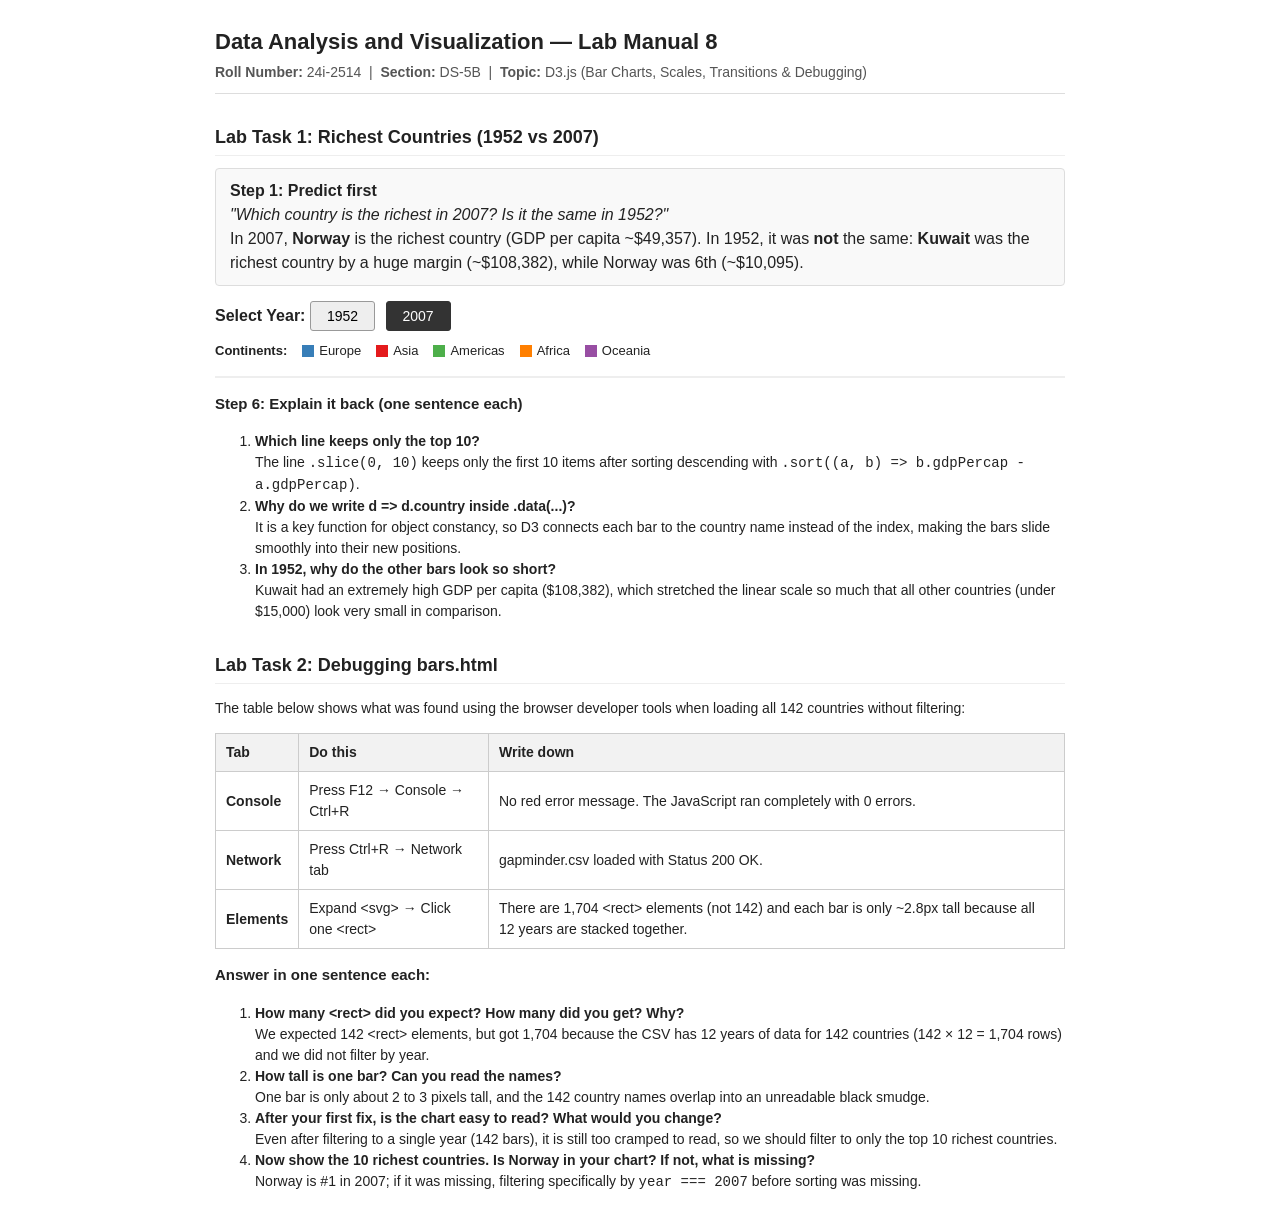
<file: 24I-2514/LAB8/index.html>
<!DOCTYPE html>
<html lang="en">
<head>
  <meta charset="UTF-8">
  <title>Lab 8 - D3.js - 24i-2514</title>
  <!-- D3.js v7 -->
  <script src="https://d3js.org/d3.v7.min.js"></script>
  <style>
    body {
      font-family: Arial, sans-serif;
      max-width: 850px;
      margin: 25px auto;
      padding: 0 15px;
      color: #222;
      line-height: 1.5;
    }

    h1 {
      font-size: 22px;
      margin-bottom: 4px;
    }

    .meta {
      font-size: 14px;
      color: #555;
      margin-bottom: 25px;
      padding-bottom: 10px;
      border-bottom: 1px solid #ddd;
    }

    h2 {
      font-size: 18px;
      margin-top: 30px;
      margin-bottom: 10px;
      padding-bottom: 4px;
      border-bottom: 1px solid #eee;
    }

    h3 {
      font-size: 15px;
      margin-top: 15px;
      margin-bottom: 8px;
    }

    p, li {
      font-size: 14px;
    }

    .box {
      background: #f9f9f9;
      border: 1px solid #ddd;
      padding: 10px 14px;
      margin: 12px 0;
      border-radius: 4px;
    }

    /* Controls */
    .controls {
      margin: 15px 0 10px 0;
    }

    button {
      padding: 6px 16px;
      font-size: 14px;
      cursor: pointer;
      border: 1px solid #999;
      background: #eee;
      border-radius: 3px;
      margin-right: 6px;
    }

    button.active {
      background: #333;
      color: #fff;
      border-color: #333;
    }

    /* Legend */
    .legend {
      display: flex;
      gap: 15px;
      font-size: 13px;
      margin: 10px 0;
      align-items: center;
    }

    .legend-item {
      display: flex;
      align-items: center;
      gap: 5px;
    }

    .legend-color {
      width: 12px;
      height: 12px;
      display: inline-block;
    }

    /* Chart */
    #chart {
      margin: 15px 0;
      border: 1px solid #eee;
      background: #fff;
    }

    .axis text {
      font-size: 12px;
      font-family: Arial, sans-serif;
    }

    /* Tooltip */
    #tooltip {
      position: absolute;
      display: none;
      background: #fff;
      border: 1px solid #333;
      padding: 6px 10px;
      font-size: 13px;
      pointer-events: none;
      box-shadow: 2px 2px 5px rgba(0,0,0,0.2);
    }

    /* Table */
    table {
      width: 100%;
      border-collapse: collapse;
      margin: 12px 0;
      font-size: 14px;
    }

    th, td {
      border: 1px solid #ccc;
      padding: 8px 10px;
      text-align: left;
    }

    th {
      background: #f2f2f2;
    }
  </style>
</head>
<body>

  <h1>Data Analysis and Visualization &mdash; Lab Manual 8</h1>
  <div class="meta">
    <strong>Roll Number:</strong> 24i-2514 &nbsp;|&nbsp;
    <strong>Section:</strong> DS-5B &nbsp;|&nbsp;
    <strong>Topic:</strong> D3.js (Bar Charts, Scales, Transitions & Debugging)
  </div>

  <!-- LAB TASK 1 -->
  <h2>Lab Task 1: Richest Countries (1952 vs 2007)</h2>

  <!-- Step 1 -->
  <div class="box">
    <strong>Step 1: Predict first</strong><br>
    <em>"Which country is the richest in 2007? Is it the same in 1952?"</em><br>
    In 2007, <strong>Norway</strong> is the richest country (GDP per capita ~$49,357). In 1952, it was <strong>not</strong> the same: <strong>Kuwait</strong> was the richest country by a huge margin (~$108,382), while Norway was 6th (~$10,095).
  </div>

  <!-- Step 5 Buttons -->
  <div class="controls">
    <strong>Select Year:</strong>
    <button id="btn-1952" onclick="switchYear(1952)">1952</button>
    <button id="btn-2007" class="active" onclick="switchYear(2007)">2007</button>
  </div>

  <!-- Step 3 Legend -->
  <div class="legend">
    <strong>Continents:</strong>
    <span class="legend-item"><span class="legend-color" style="background: #377eb8;"></span> Europe</span>
    <span class="legend-item"><span class="legend-color" style="background: #e41a1c;"></span> Asia</span>
    <span class="legend-item"><span class="legend-color" style="background: #4daf4a;"></span> Americas</span>
    <span class="legend-item"><span class="legend-color" style="background: #ff7f00;"></span> Africa</span>
    <span class="legend-item"><span class="legend-color" style="background: #984ea3;"></span> Oceania</span>
  </div>

  <!-- Chart & Tooltip -->
  <div id="chart"></div>
  <div id="tooltip"></div>

  <!-- Step 6 -->
  <h3>Step 6: Explain it back (one sentence each)</h3>
  <ol>
    <li>
      <strong>Which line keeps only the top 10?</strong><br>
      The line <code>.slice(0, 10)</code> keeps only the first 10 items after sorting descending with <code>.sort((a, b) => b.gdpPercap - a.gdpPercap)</code>.
    </li>
    <li>
      <strong>Why do we write d => d.country inside .data(...)?</strong><br>
      It is a key function for object constancy, so D3 connects each bar to the country name instead of the index, making the bars slide smoothly into their new positions.
    </li>
    <li>
      <strong>In 1952, why do the other bars look so short?</strong><br>
      Kuwait had an extremely high GDP per capita ($108,382), which stretched the linear scale so much that all other countries (under $15,000) look very small in comparison.
    </li>
  </ol>

  <!-- LAB TASK 2 -->
  <h2>Lab Task 2: Debugging bars.html</h2>
  <p>The table below shows what was found using the browser developer tools when loading all 142 countries without filtering:</p>

  <table>
    <thead>
      <tr>
        <th>Tab</th>
        <th>Do this</th>
        <th>Write down</th>
      </tr>
    </thead>
    <tbody>
      <tr>
        <td><strong>Console</strong></td>
        <td>Press F12 &rarr; Console &rarr; Ctrl+R</td>
        <td>No red error message. The JavaScript ran completely with 0 errors.</td>
      </tr>
      <tr>
        <td><strong>Network</strong></td>
        <td>Press Ctrl+R &rarr; Network tab</td>
        <td>gapminder.csv loaded with Status 200 OK.</td>
      </tr>
      <tr>
        <td><strong>Elements</strong></td>
        <td>Expand &lt;svg&gt; &rarr; Click one &lt;rect&gt;</td>
        <td>There are 1,704 &lt;rect&gt; elements (not 142) and each bar is only ~2.8px tall because all 12 years are stacked together.</td>
      </tr>
    </tbody>
  </table>

  <h3>Answer in one sentence each:</h3>
  <ol>
    <li>
      <strong>How many &lt;rect&gt; did you expect? How many did you get? Why?</strong><br>
      We expected 142 &lt;rect&gt; elements, but got 1,704 because the CSV has 12 years of data for 142 countries (142 &times; 12 = 1,704 rows) and we did not filter by year.
    </li>
    <li>
      <strong>How tall is one bar? Can you read the names?</strong><br>
      One bar is only about 2 to 3 pixels tall, and the 142 country names overlap into an unreadable black smudge.
    </li>
    <li>
      <strong>After your first fix, is the chart easy to read? What would you change?</strong><br>
      Even after filtering to a single year (142 bars), it is still too cramped to read, so we should filter to only the top 10 richest countries.
    </li>
    <li>
      <strong>Now show the 10 richest countries. Is Norway in your chart? If not, what is missing?</strong><br>
      Norway is #1 in 2007; if it was missing, filtering specifically by <code>year === 2007</code> before sorting was missing.
    </li>
  </ol>

  <!-- D3 SCRIPT -->
  <script>
    // 1. Chart Dimensions
    const margin = { top: 20, right: 60, bottom: 40, left: 110 };
    const width = 750 - margin.left - margin.right;
    const height = 400 - margin.top - margin.bottom;

    const svg = d3.select("#chart")
      .append("svg")
      .attr("width", width + margin.left + margin.right)
      .attr("height", height + margin.top + margin.bottom)
      .append("g")
      .attr("transform", `translate(${margin.left},${margin.top})`);

    // 2. Axes Groups
    const xAxisGroup = svg.append("g")
      .attr("transform", `translate(0, ${height})`);
    const yAxisGroup = svg.append("g");

    // X Axis Label
    svg.append("text")
      .attr("x", width / 2)
      .attr("y", height + 35)
      .attr("text-anchor", "middle")
      .attr("font-size", "12px")
      .text("GDP Per Capita (USD)");

    // 3. Scales
    const xScale = d3.scaleLinear().range([0, width]);
    const yScale = d3.scaleBand().range([0, height]).padding(0.25);

    // Continent Colors (Europe, Asia, Americas, Africa, Oceania)
    const colorScale = d3.scaleOrdinal()
      .domain(["Europe", "Asia", "Americas", "Africa", "Oceania"])
      .range(["#377eb8", "#e41a1c", "#4daf4a", "#ff7f00", "#984ea3"]);

    const tooltip = d3.select("#tooltip");
    let fullData = [];

    // 4. Update function for a given year
    function update(year) {
      // Toggle button active class
      d3.select("#btn-1952").classed("active", year === 1952);
      d3.select("#btn-2007").classed("active", year === 2007);

      // Filter by year, sort descending, keep top 10
      const data = fullData
        .filter(d => d.year === year)
        .sort((a, b) => b.gdpPercap - a.gdpPercap)
        .slice(0, 10);

      // Update scales
      xScale.domain([0, d3.max(data, d => d.gdpPercap) * 1.05]);
      yScale.domain(data.map(d => d.country));

      const t = d3.transition().duration(1000);

      // Update Axes
      xAxisGroup.transition(t).call(d3.axisBottom(xScale).ticks(6).tickFormat(d => "$" + d3.format(",.0f")(d)));
      yAxisGroup.transition(t).call(d3.axisLeft(yScale));

      // Data join with key function for object constancy
      const bars = svg.selectAll("rect.bar")
        .data(data, d => d.country);

      // EXIT
      bars.exit()
        .transition(t)
        .attr("width", 0)
        .remove();

      // ENTER
      const barsEnter = bars.enter()
        .append("rect")
        .attr("class", "bar")
        .attr("x", 0)
        .attr("y", d => yScale(d.country))
        .attr("height", yScale.bandwidth())
        .attr("width", 0)
        .attr("fill", d => colorScale(d.continent));

      // UPDATE + ENTER
      barsEnter.merge(bars)
        .transition(t)
        .attr("y", d => yScale(d.country))
        .attr("height", yScale.bandwidth())
        .attr("width", d => xScale(d.gdpPercap))
        .attr("fill", d => colorScale(d.continent));

      // Tooltip Hover
      svg.selectAll("rect.bar")
        .on("mouseover", function(event, d) {
          tooltip.style("display", "block")
            .html(`<strong>${d.country}</strong> (${d.continent})<br>Income: $${d3.format(",.0f")(d.gdpPercap)}`);
        })
        .on("mousemove", function(event) {
          tooltip.style("left", (event.pageX + 12) + "px")
                 .style("top", (event.pageY - 10) + "px");
        })
        .on("mouseout", function() {
          tooltip.style("display", "none");
        });

      // Bar Value Labels
      const labels = svg.selectAll("text.label")
        .data(data, d => d.country);

      labels.exit()
        .transition(t)
        .attr("x", 0)
        .remove();

      const labelsEnter = labels.enter()
        .append("text")
        .attr("class", "label")
        .attr("x", 0)
        .attr("y", d => yScale(d.country) + yScale.bandwidth() / 2 + 4)
        .attr("font-size", "11px");

      labelsEnter.merge(labels)
        .transition(t)
        .attr("x", d => xScale(d.gdpPercap) + 5)
        .attr("y", d => yScale(d.country) + yScale.bandwidth() / 2 + 4)
        .text(d => "$" + d3.format(",.0f")(d.gdpPercap));
    }

    function switchYear(year) {
      update(year);
    }

    // 5. Load Data (tries dataset/gapminder.csv first, then gapminder.csv)
    d3.csv("dataset/gapminder.csv", d3.autoType)
      .catch(() => d3.csv("gapminder.csv", d3.autoType))
      .then(data => {
        fullData = data;
        update(2007); // Default to 2007
      })
      .catch(err => {
        console.error("Error loading CSV:", err);
      });
  </script>
</body>
</html>
</file>
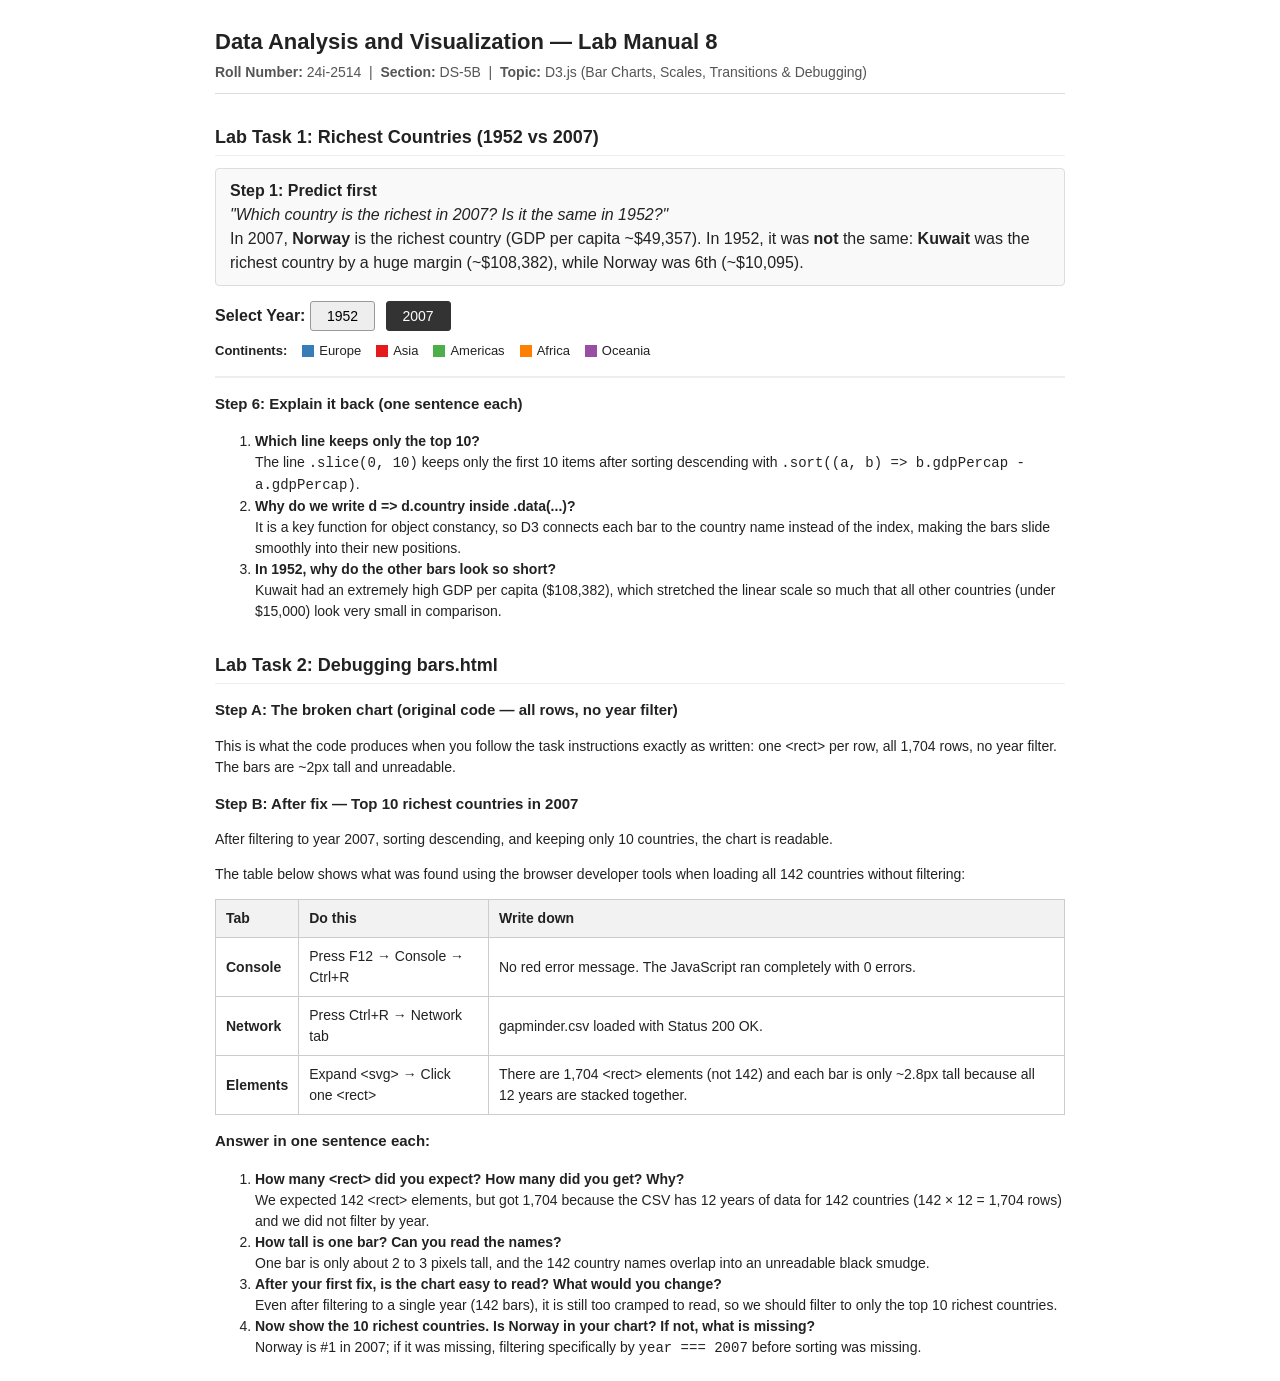
<file: 24I-2514/LAB8/24I2514_DS5B_L8.html>
<!DOCTYPE html>
<html lang="en">
<head>
  <meta charset="UTF-8">
  <title>Lab 8 - D3.js - 24i-2514</title>
  <!-- D3.js v7 -->
  <script src="https://d3js.org/d3.v7.min.js"></script>
  <style>
    body {
      font-family: Arial, sans-serif;
      max-width: 850px;
      margin: 25px auto;
      padding: 0 15px;
      color: #222;
      line-height: 1.5;
    }

    h1 {
      font-size: 22px;
      margin-bottom: 4px;
    }

    .meta {
      font-size: 14px;
      color: #555;
      margin-bottom: 25px;
      padding-bottom: 10px;
      border-bottom: 1px solid #ddd;
    }

    h2 {
      font-size: 18px;
      margin-top: 30px;
      margin-bottom: 10px;
      padding-bottom: 4px;
      border-bottom: 1px solid #eee;
    }

    h3 {
      font-size: 15px;
      margin-top: 15px;
      margin-bottom: 8px;
    }

    p, li {
      font-size: 14px;
    }

    .box {
      background: #f9f9f9;
      border: 1px solid #ddd;
      padding: 10px 14px;
      margin: 12px 0;
      border-radius: 4px;
    }

    /* Controls */
    .controls {
      margin: 15px 0 10px 0;
    }

    button {
      padding: 6px 16px;
      font-size: 14px;
      cursor: pointer;
      border: 1px solid #999;
      background: #eee;
      border-radius: 3px;
      margin-right: 6px;
    }

    button.active {
      background: #333;
      color: #fff;
      border-color: #333;
    }

    /* Legend */
    .legend {
      display: flex;
      gap: 15px;
      font-size: 13px;
      margin: 10px 0;
      align-items: center;
    }

    .legend-item {
      display: flex;
      align-items: center;
      gap: 5px;
    }

    .legend-color {
      width: 12px;
      height: 12px;
      display: inline-block;
    }

    /* Chart */
    #chart {
      margin: 15px 0;
      border: 1px solid #eee;
      background: #fff;
    }

    .axis text {
      font-size: 12px;
      font-family: Arial, sans-serif;
    }

    /* Tooltip */
    #tooltip {
      position: absolute;
      display: none;
      background: #fff;
      border: 1px solid #333;
      padding: 6px 10px;
      font-size: 13px;
      pointer-events: none;
      box-shadow: 2px 2px 5px rgba(0,0,0,0.2);
    }

    /* Table */
    table {
      width: 100%;
      border-collapse: collapse;
      margin: 12px 0;
      font-size: 14px;
    }

    th, td {
      border: 1px solid #ccc;
      padding: 8px 10px;
      text-align: left;
    }

    th {
      background: #f2f2f2;
    }
  </style>
</head>
<body>

  <h1>Data Analysis and Visualization &mdash; Lab Manual 8</h1>
  <div class="meta">
    <strong>Roll Number:</strong> 24i-2514 &nbsp;|&nbsp;
    <strong>Section:</strong> DS-5B &nbsp;|&nbsp;
    <strong>Topic:</strong> D3.js (Bar Charts, Scales, Transitions & Debugging)
  </div>

  <!-- LAB TASK 1 -->
  <h2>Lab Task 1: Richest Countries (1952 vs 2007)</h2>

  <!-- Step 1 -->
  <div class="box">
    <strong>Step 1: Predict first</strong><br>
    <em>"Which country is the richest in 2007? Is it the same in 1952?"</em><br>
    In 2007, <strong>Norway</strong> is the richest country (GDP per capita ~$49,357). In 1952, it was <strong>not</strong> the same: <strong>Kuwait</strong> was the richest country by a huge margin (~$108,382), while Norway was 6th (~$10,095).
  </div>

  <!-- Step 5 Buttons -->
  <div class="controls">
    <strong>Select Year:</strong>
    <button id="btn-1952" onclick="switchYear(1952)">1952</button>
    <button id="btn-2007" class="active" onclick="switchYear(2007)">2007</button>
  </div>

  <!-- Step 3 Legend -->
  <div class="legend">
    <strong>Continents:</strong>
    <span class="legend-item"><span class="legend-color" style="background: #377eb8;"></span> Europe</span>
    <span class="legend-item"><span class="legend-color" style="background: #e41a1c;"></span> Asia</span>
    <span class="legend-item"><span class="legend-color" style="background: #4daf4a;"></span> Americas</span>
    <span class="legend-item"><span class="legend-color" style="background: #ff7f00;"></span> Africa</span>
    <span class="legend-item"><span class="legend-color" style="background: #984ea3;"></span> Oceania</span>
  </div>

  <!-- Chart & Tooltip -->
  <div id="chart"></div>
  <div id="tooltip"></div>

  <!-- Step 6 -->
  <h3>Step 6: Explain it back (one sentence each)</h3>
  <ol>
    <li>
      <strong>Which line keeps only the top 10?</strong><br>
      The line <code>.slice(0, 10)</code> keeps only the first 10 items after sorting descending with <code>.sort((a, b) => b.gdpPercap - a.gdpPercap)</code>.
    </li>
    <li>
      <strong>Why do we write d => d.country inside .data(...)?</strong><br>
      It is a key function for object constancy, so D3 connects each bar to the country name instead of the index, making the bars slide smoothly into their new positions.
    </li>
    <li>
      <strong>In 1952, why do the other bars look so short?</strong><br>
      Kuwait had an extremely high GDP per capita ($108,382), which stretched the linear scale so much that all other countries (under $15,000) look very small in comparison.
    </li>
  </ol>

  <!-- LAB TASK 2 -->
  <h2>Lab Task 2: Debugging bars.html</h2>

  <h3>Step A: The broken chart (original code — all rows, no year filter)</h3>
  <p>This is what the code produces when you follow the task instructions exactly as written: one &lt;rect&gt; per row, all 1,704 rows, no year filter. The bars are ~2px tall and unreadable.</p>
  <div id="chart-broken"></div>

  <h3>Step B: After fix — Top 10 richest countries in 2007</h3>
  <p>After filtering to year 2007, sorting descending, and keeping only 10 countries, the chart is readable.</p>
  <div id="chart-fixed"></div>

  <p>The table below shows what was found using the browser developer tools when loading all 142 countries without filtering:</p>

  <table>
    <thead>
      <tr>
        <th>Tab</th>
        <th>Do this</th>
        <th>Write down</th>
      </tr>
    </thead>
    <tbody>
      <tr>
        <td><strong>Console</strong></td>
        <td>Press F12 &rarr; Console &rarr; Ctrl+R</td>
        <td>No red error message. The JavaScript ran completely with 0 errors.</td>
      </tr>
      <tr>
        <td><strong>Network</strong></td>
        <td>Press Ctrl+R &rarr; Network tab</td>
        <td>gapminder.csv loaded with Status 200 OK.</td>
      </tr>
      <tr>
        <td><strong>Elements</strong></td>
        <td>Expand &lt;svg&gt; &rarr; Click one &lt;rect&gt;</td>
        <td>There are 1,704 &lt;rect&gt; elements (not 142) and each bar is only ~2.8px tall because all 12 years are stacked together.</td>
      </tr>
    </tbody>
  </table>

  <h3>Answer in one sentence each:</h3>
  <ol>
    <li>
      <strong>How many &lt;rect&gt; did you expect? How many did you get? Why?</strong><br>
      We expected 142 &lt;rect&gt; elements, but got 1,704 because the CSV has 12 years of data for 142 countries (142 &times; 12 = 1,704 rows) and we did not filter by year.
    </li>
    <li>
      <strong>How tall is one bar? Can you read the names?</strong><br>
      One bar is only about 2 to 3 pixels tall, and the 142 country names overlap into an unreadable black smudge.
    </li>
    <li>
      <strong>After your first fix, is the chart easy to read? What would you change?</strong><br>
      Even after filtering to a single year (142 bars), it is still too cramped to read, so we should filter to only the top 10 richest countries.
    </li>
    <li>
      <strong>Now show the 10 richest countries. Is Norway in your chart? If not, what is missing?</strong><br>
      Norway is #1 in 2007; if it was missing, filtering specifically by <code>year === 2007</code> before sorting was missing.
    </li>
  </ol>

  <!-- D3 SCRIPT -->
  <script>
    // 1. Chart Dimensions
    const margin = { top: 20, right: 60, bottom: 40, left: 110 };
    const width = 750 - margin.left - margin.right;
    const height = 400 - margin.top - margin.bottom;

    const svg = d3.select("#chart")
      .append("svg")
      .attr("width", width + margin.left + margin.right)
      .attr("height", height + margin.top + margin.bottom)
      .append("g")
      .attr("transform", `translate(${margin.left},${margin.top})`);

    // 2. Axes Groups
    const xAxisGroup = svg.append("g")
      .attr("transform", `translate(0, ${height})`);
    const yAxisGroup = svg.append("g");

    // X Axis Label
    svg.append("text")
      .attr("x", width / 2)
      .attr("y", height + 35)
      .attr("text-anchor", "middle")
      .attr("font-size", "12px")
      .text("GDP Per Capita (USD)");

    // 3. Scales
    const xScale = d3.scaleLinear().range([0, width]);
    const yScale = d3.scaleBand().range([0, height]).padding(0.25);

    // Continent Colors (Europe, Asia, Americas, Africa, Oceania)
    const colorScale = d3.scaleOrdinal()
      .domain(["Europe", "Asia", "Americas", "Africa", "Oceania"])
      .range(["#377eb8", "#e41a1c", "#4daf4a", "#ff7f00", "#984ea3"]);

    const tooltip = d3.select("#tooltip");
    let fullData = [];

    // 4. Update function for a given year
    function update(year) {
      // Toggle button active class
      d3.select("#btn-1952").classed("active", year === 1952);
      d3.select("#btn-2007").classed("active", year === 2007);

      // Filter by year, sort descending, keep top 10
      const data = fullData
        .filter(d => d.year === year)
        .sort((a, b) => b.gdpPercap - a.gdpPercap)
        .slice(0, 10);

      // Update scales
      xScale.domain([0, d3.max(data, d => d.gdpPercap) * 1.05]);
      yScale.domain(data.map(d => d.country));

      const t = d3.transition().duration(1000);

      // Update Axes
      xAxisGroup.transition(t).call(d3.axisBottom(xScale).ticks(6).tickFormat(d => "$" + d3.format(",.0f")(d)));
      yAxisGroup.transition(t).call(d3.axisLeft(yScale));

      // Data join with key function for object constancy
      const bars = svg.selectAll("rect.bar")
        .data(data, d => d.country);

      // EXIT
      bars.exit()
        .transition(t)
        .attr("width", 0)
        .remove();

      // ENTER
      const barsEnter = bars.enter()
        .append("rect")
        .attr("class", "bar")
        .attr("x", 0)
        .attr("y", d => yScale(d.country))
        .attr("height", yScale.bandwidth())
        .attr("width", 0)
        .attr("fill", d => colorScale(d.continent));

      // UPDATE + ENTER
      barsEnter.merge(bars)
        .transition(t)
        .attr("y", d => yScale(d.country))
        .attr("height", yScale.bandwidth())
        .attr("width", d => xScale(d.gdpPercap))
        .attr("fill", d => colorScale(d.continent));

      // Tooltip Hover
      svg.selectAll("rect.bar")
        .on("mouseover", function(event, d) {
          tooltip.style("display", "block")
            .html(`<strong>${d.country}</strong> (${d.continent})<br>Income: $${d3.format(",.0f")(d.gdpPercap)}`);
        })
        .on("mousemove", function(event) {
          tooltip.style("left", (event.pageX + 12) + "px")
                 .style("top", (event.pageY - 10) + "px");
        })
        .on("mouseout", function() {
          tooltip.style("display", "none");
        });

      // Bar Value Labels
      const labels = svg.selectAll("text.label")
        .data(data, d => d.country);

      labels.exit()
        .transition(t)
        .attr("x", 0)
        .remove();

      const labelsEnter = labels.enter()
        .append("text")
        .attr("class", "label")
        .attr("x", 0)
        .attr("y", d => yScale(d.country) + yScale.bandwidth() / 2 + 4)
        .attr("font-size", "11px");

      labelsEnter.merge(labels)
        .transition(t)
        .attr("x", d => xScale(d.gdpPercap) + 5)
        .attr("y", d => yScale(d.country) + yScale.bandwidth() / 2 + 4)
        .text(d => "$" + d3.format(",.0f")(d.gdpPercap));
    }

    function switchYear(year) {
      update(year);
    }

    // 5. Load Data (tries dataset/gapminder.csv first, then gapminder.csv)
    d3.csv("dataset/gapminder.csv", d3.autoType)
      .catch(() => d3.csv("gapminder.csv", d3.autoType))
      .then(data => {
        fullData = data;
        update(2007); // Default to 2007

        // ── TASK 2A: BROKEN CHART (all 1,704 rows, no year filter) ──
        const mB = { top: 10, right: 20, bottom: 30, left: 110 };
        const wB = 750 - mB.left - mB.right;
        const hB = 350 - mB.top - mB.bottom;  // short on purpose to show the mess

        const svgB = d3.select("#chart-broken")
          .append("svg")
          .attr("width", wB + mB.left + mB.right)
          .attr("height", hB + mB.top + mB.bottom)
          .append("g")
          .attr("transform", `translate(${mB.left},${mB.top})`);

        const xB = d3.scaleLinear()
          .domain([0, d3.max(data, d => d.gdpPercap)])
          .range([0, wB]);

        // domain: all unique countries from the full dataset (142 countries)
        const countries = [...new Set(data.map(d => d.country))];
        const yB = d3.scaleBand()
          .domain(countries)
          .range([0, hB])
          .padding(0.1);

        svgB.append("g").attr("transform", `translate(0,${hB})`).call(d3.axisBottom(xB).ticks(4));
        svgB.append("g").call(d3.axisLeft(yB).tickSize(0)).selectAll("text").style("font-size", "5px");

        // One <rect> per row — no year filter — THIS IS THE BROKEN PART
        svgB.selectAll("rect")
          .data(data)
          .join("rect")
          .attr("x", 0)
          .attr("y", d => yB(d.country))
          .attr("width", d => xB(d.gdpPercap))
          .attr("height", yB.bandwidth())
          .attr("fill", "steelblue")
          .attr("opacity", 0.5);

        // ── TASK 2B: FIXED CHART (top 10 in 2007 only) ──
        const mF = { top: 10, right: 60, bottom: 30, left: 110 };
        const wF = 750 - mF.left - mF.right;
        const hF = 300 - mF.top - mF.bottom;

        const top10 = data
          .filter(d => d.year === 2007)
          .sort((a, b) => b.gdpPercap - a.gdpPercap)
          .slice(0, 10);

        const svgF = d3.select("#chart-fixed")
          .append("svg")
          .attr("width", wF + mF.left + mF.right)
          .attr("height", hF + mF.top + mF.bottom)
          .append("g")
          .attr("transform", `translate(${mF.left},${mF.top})`);

        const xF = d3.scaleLinear()
          .domain([0, d3.max(top10, d => d.gdpPercap) * 1.05])
          .range([0, wF]);

        const yF = d3.scaleBand()
          .domain(top10.map(d => d.country))
          .range([0, hF])
          .padding(0.25);

        svgF.append("g").attr("transform", `translate(0,${hF})`).call(d3.axisBottom(xF).ticks(5).tickFormat(d => "$" + d3.format(",.0f")(d)));
        svgF.append("g").call(d3.axisLeft(yF));

        svgF.selectAll("rect")
          .data(top10)
          .join("rect")
          .attr("x", 0)
          .attr("y", d => yF(d.country))
          .attr("width", d => xF(d.gdpPercap))
          .attr("height", yF.bandwidth())
          .attr("fill", d => colorScale(d.continent))
          .on("mouseover", function(event, d) {
            tooltip.style("display", "block")
              .html(`<strong>${d.country}</strong> (${d.continent})<br>GDP per capita: $${d3.format(",.0f")(d.gdpPercap)}`);
          })
          .on("mousemove", function(event) {
            tooltip.style("left", (event.pageX + 12) + "px")
                   .style("top", (event.pageY - 10) + "px");
          })
          .on("mouseout", function() {
            tooltip.style("display", "none");
          });

        // Value labels at end of each bar
        svgF.selectAll("text.flabel")
          .data(top10)
          .join("text")
          .attr("class", "flabel")
          .attr("x", d => xF(d.gdpPercap) + 4)
          .attr("y", d => yF(d.country) + yF.bandwidth() / 2 + 4)
          .attr("font-size", "11px")
          .text(d => "$" + d3.format(",.0f")(d.gdpPercap));
      })
      .catch(err => {
        console.error("Error loading CSV:", err);
      });
  </script>

</body>
</html>
</file>
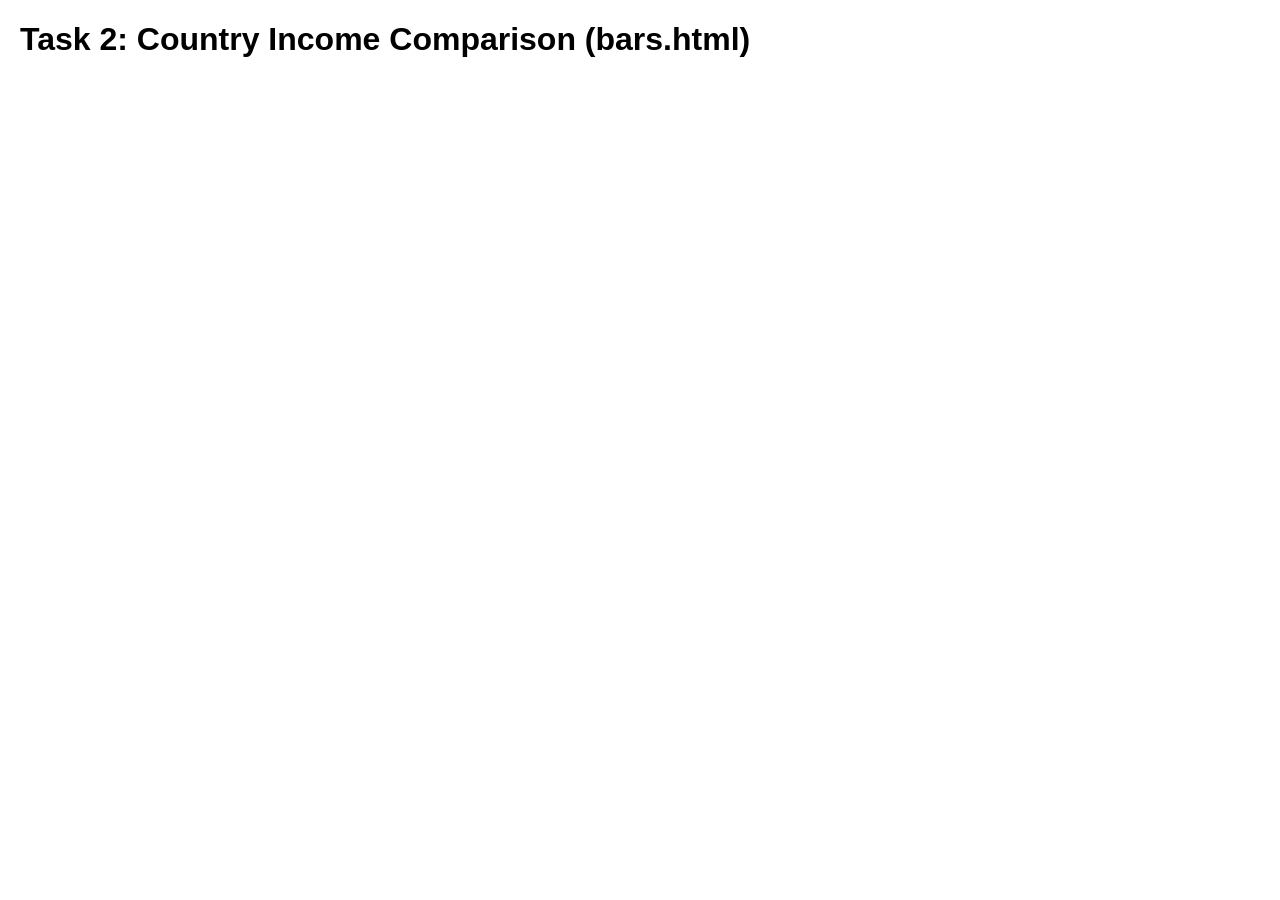
<file: 24I-2514/LAB8/bars.html>
<!DOCTYPE html>
<html lang="en">
<head>
  <meta charset="UTF-8">
  <title>bars.html - Task 2</title>
  <script src="https://d3js.org/d3.v7.min.js"></script>
  <style>
    body {
      font-family: Arial, sans-serif;
      margin: 20px;
    }
    .axis text {
      font-size: 8px;
    }
  </style>
</head>
<body>
  <h1>Task 2: Country Income Comparison (bars.html)</h1>
  <div id="chart"></div>

  <script>
    const margin = { top: 20, right: 30, bottom: 40, left: 110 };
    const width = 800 - margin.left - margin.right;
    const height = 500 - margin.top - margin.bottom;

    const svg = d3.select("#chart")
      .append("svg")
      .attr("width", width + margin.left + margin.right)
      .attr("height", height + margin.top + margin.bottom)
      .append("g")
      .attr("transform", `translate(${margin.left},${margin.top})`);

    // Load gapminder.csv
    d3.csv("dataset/gapminder.csv", d3.autoType)
      .catch(() => d3.csv("gapminder.csv", d3.autoType))
      .then(data => {
        // Bar length = gdpPercap
        const xScale = d3.scaleLinear()
          .domain([0, d3.max(data, d => d.gdpPercap)])
          .range([0, width]);

        // Countries on the left
        const yScale = d3.scaleBand()
          .domain(data.map(d => d.country))
          .range([0, height])
          .padding(0.1);

        // Axes
        svg.append("g")
          .attr("transform", `translate(0, ${height})`)
          .call(d3.axisBottom(xScale));

        svg.append("g")
          .call(d3.axisLeft(yScale));

        // Draw one <rect> for each row. Bars start at x = 0
        svg.selectAll("rect")
          .data(data)
          .join("rect")
          .attr("x", 0)
          .attr("y", d => yScale(d.country))
          .attr("width", d => xScale(d.gdpPercap))
          .attr("height", yScale.bandwidth())
          .attr("fill", "steelblue");
      });
  </script>
</body>
</html>
</file>
